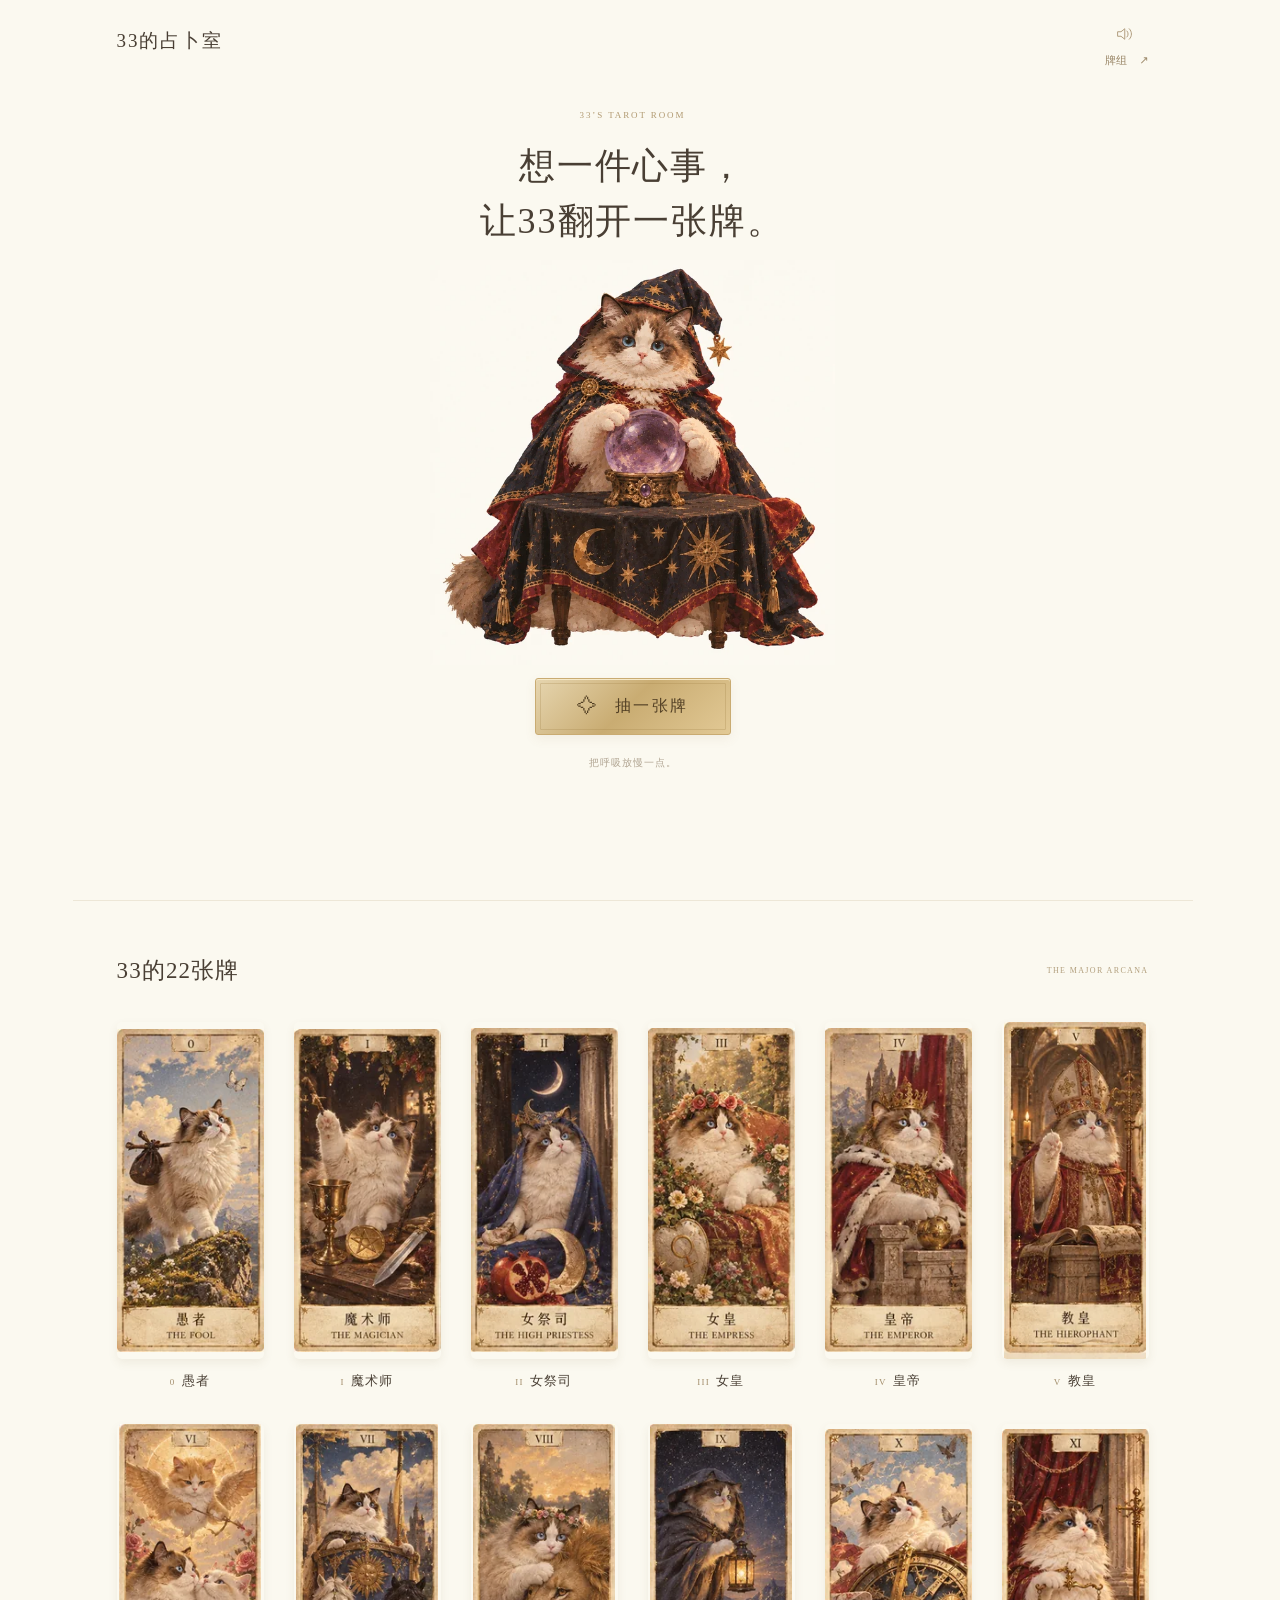
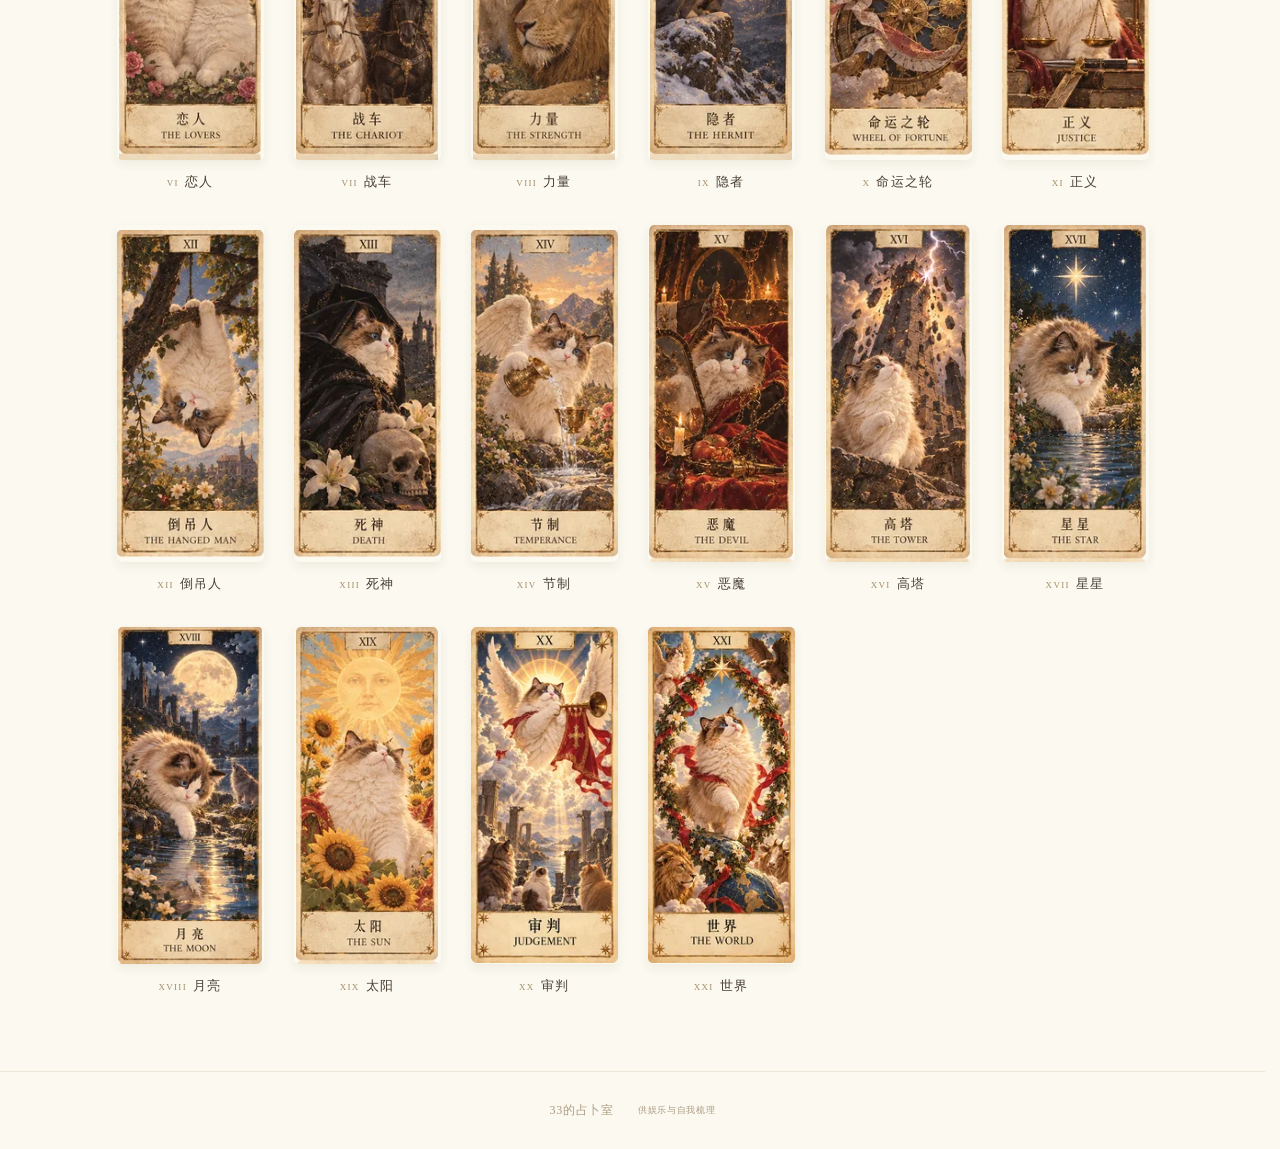
<file: index.html>
<!doctype html>
<html lang="zh-CN">
<head>
  <meta charset="utf-8">
  <meta name="viewport" content="width=device-width, initial-scale=1">
  <meta name="theme-color" content="#fbf9f0">
  <meta name="description" content="33的占卜室。想一件心事，让33为你翻开一张牌。">
  <title>33的占卜室</title>
  <link rel="icon" href="favicon.svg" type="image/svg+xml">
  <link rel="stylesheet" href="style.css?v=3">
  <link rel="preload" href="assets/card-back-v3.svg" as="image" type="image/svg+xml">
  <script src="cards-data.js" defer></script>
  <script src="audio.js?v=3" defer></script>
  <script src="app.js?v=3" defer></script>
</head>
<body>
  <a class="skip-link" href="#main">跳到主要内容</a>
  <header class="site-header wrap"><a class="brand" href="#home">33的占卜室</a><div class="header-tools"><button type="button" id="sound-toggle" class="sound-toggle" aria-label="关闭音效" aria-pressed="true" title="音效已开启"><svg viewBox="0 0 24 24" aria-hidden="true"><path d="M4 9h4l5-4v14l-5-4H4Z"/><path class="sound-waves" d="M16 8c2 2 2 6 0 8m3-11c4 4 4 10 0 14"/><path class="sound-slash" d="m4 4 16 16"/></svg></button><a href="#collection" class="deck-link">牌组 <span aria-hidden="true">↗</span></a></div></header>
  <main id="main">
    <section id="home" class="hero" aria-labelledby="hero-title">
      <p class="eyebrow">33’S TAROT ROOM</p>
      <h1 id="hero-title">想一件心事，<br>让33翻开一张牌。</h1>
      <img class="hero-portrait" src="assets/hero/33-original-640.webp" srcset="assets/hero/33-original-400.webp 400w, assets/hero/33-original-640.webp 640w, assets/hero/33-original-960.webp 960w" sizes="(max-width:600px) 82vw, 405px" width="960" height="960" alt="你提供的33占卜师封面：33穿着星月斗篷，坐在水晶球后" fetchpriority="high" decoding="async">
      <button type="button" id="draw-main" class="gold-button"><span aria-hidden="true">✧</span><span>抽一张牌</span></button>
      <p class="hero-note">把呼吸放慢一点。</p>
    </section>
    <section id="collection" class="collection wrap" aria-labelledby="collection-title">
      <div class="collection-heading"><h2 id="collection-title">33的22张牌</h2><span>THE MAJOR ARCANA</span></div>
      <div id="card-grid" class="card-grid"></div>
    </section>
  </main>
  <footer class="site-footer"><span>33的占卜室</span><p>供娱乐与自我梳理</p></footer>

  <dialog id="reading-dialog" class="reading-dialog" aria-labelledby="drawing-title">
    <button type="button" class="dialog-close" id="close-dialog" aria-label="关闭解语">×</button>
    <div id="drawing-view" class="drawing-view" hidden>
      <p class="eyebrow">33’S TAROT ROOM</p>
      <h2 id="drawing-title">让33为你翻一张牌。</h2>
      <div id="card-stage" class="card-stage" aria-hidden="true">
        <div id="card-pile" class="card-pile"></div>
        <div id="chosen-card" class="chosen-card"><div id="card-flipper" class="card-flipper"><div class="card-face card-back"></div><div class="card-face card-front"><img id="reveal-image" alt=""></div></div></div>
      </div>
      <p id="drawing-status" class="drawing-status" role="status" aria-live="polite">牌正在慢慢展开。</p>
    </div>
    <div id="reading-view" class="reading-view" hidden>
      <div class="reading-image-column"><img id="reading-image" width="262" height="600" alt=""></div>
      <div id="reading-copy" class="reading-copy"><p id="reading-numeral" class="eyebrow"></p><h2 id="dialog-title" tabindex="-1"></h2><p id="reading-english" class="reading-english"></p><blockquote id="reading-message"></blockquote><p id="reading-interpretation" class="reading-interpretation"></p><button id="draw-again" class="gold-button" type="button">再抽一张 <span aria-hidden="true">↗</span></button></div>
    </div>
    <div id="reading-error" class="reading-error" hidden role="alert"><h2 id="error-title">这张牌还在路上。</h2><p>请再试一次。</p><button type="button" id="retry-reading" class="gold-button">重新加载</button></div>
  </dialog>
  <noscript><p class="noscript-note">请开启JavaScript，让33为你翻牌。</p></noscript>
</body>
</html>
</file>
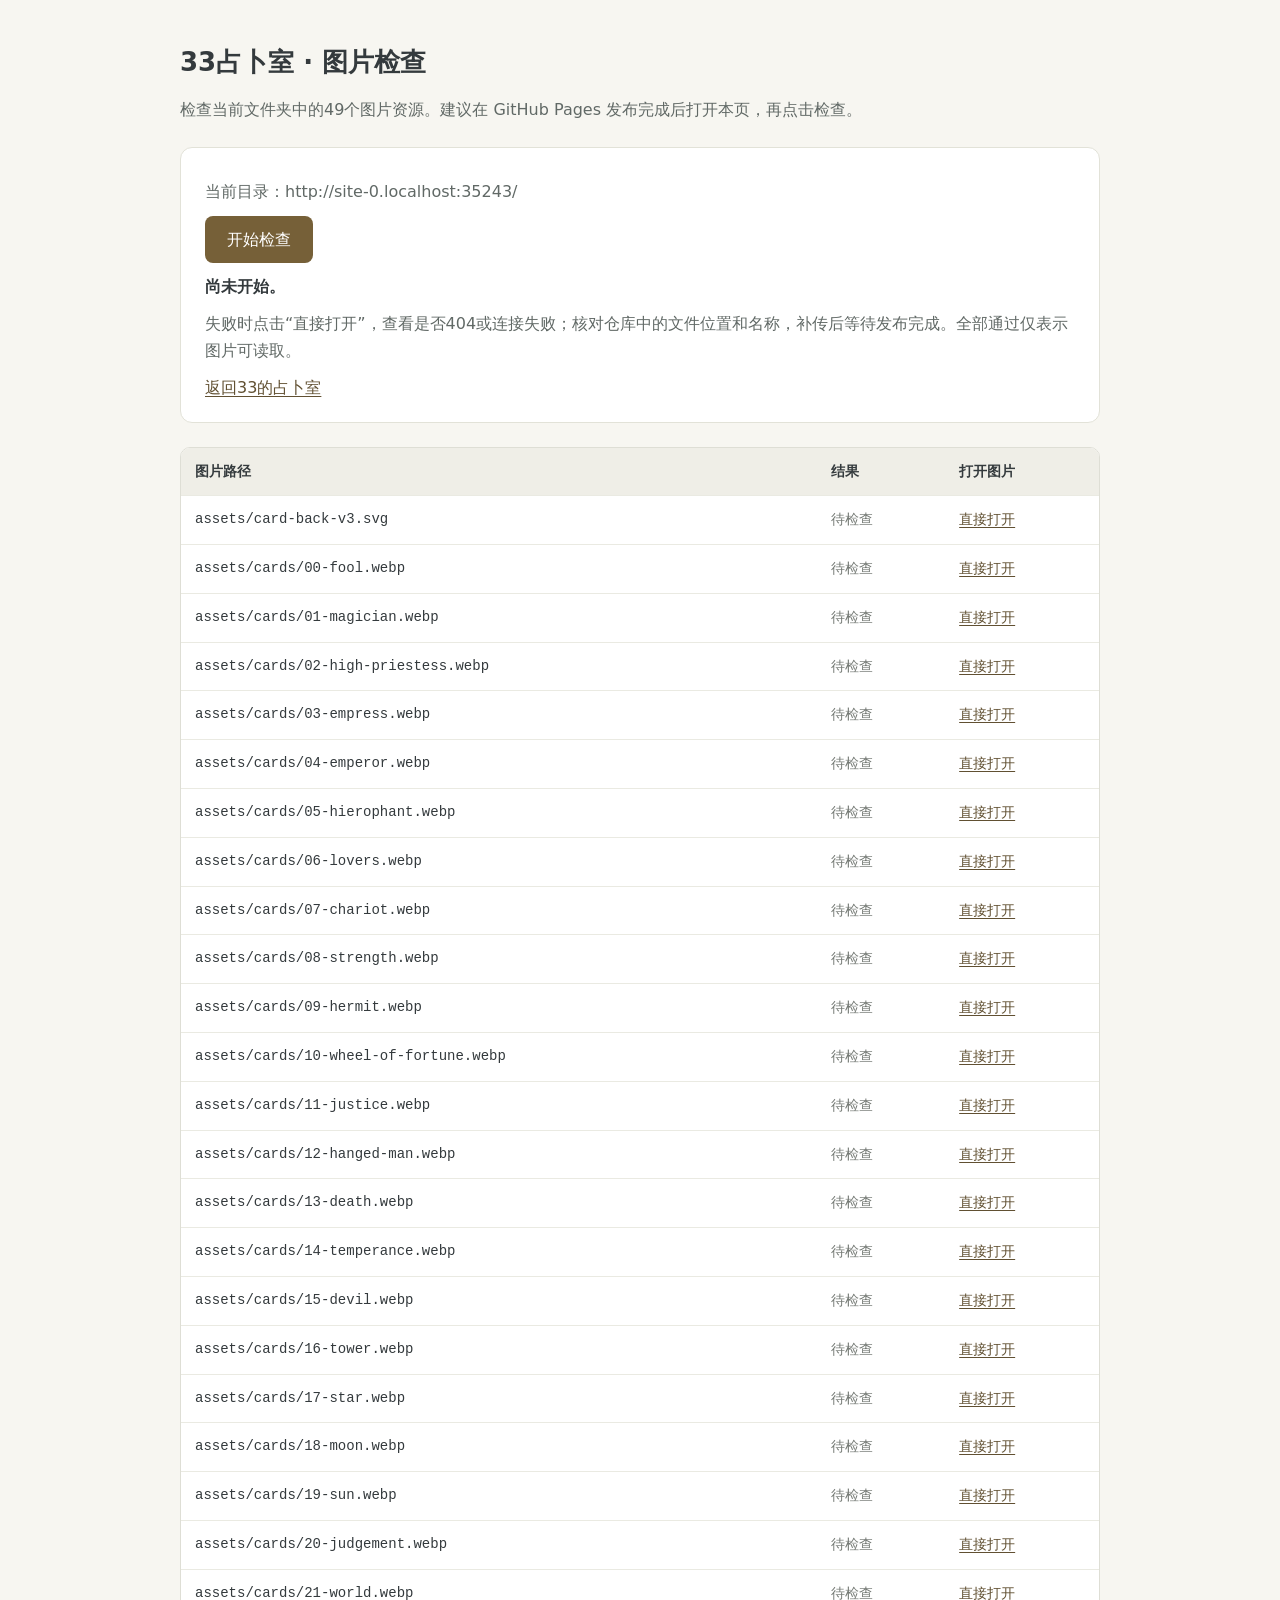
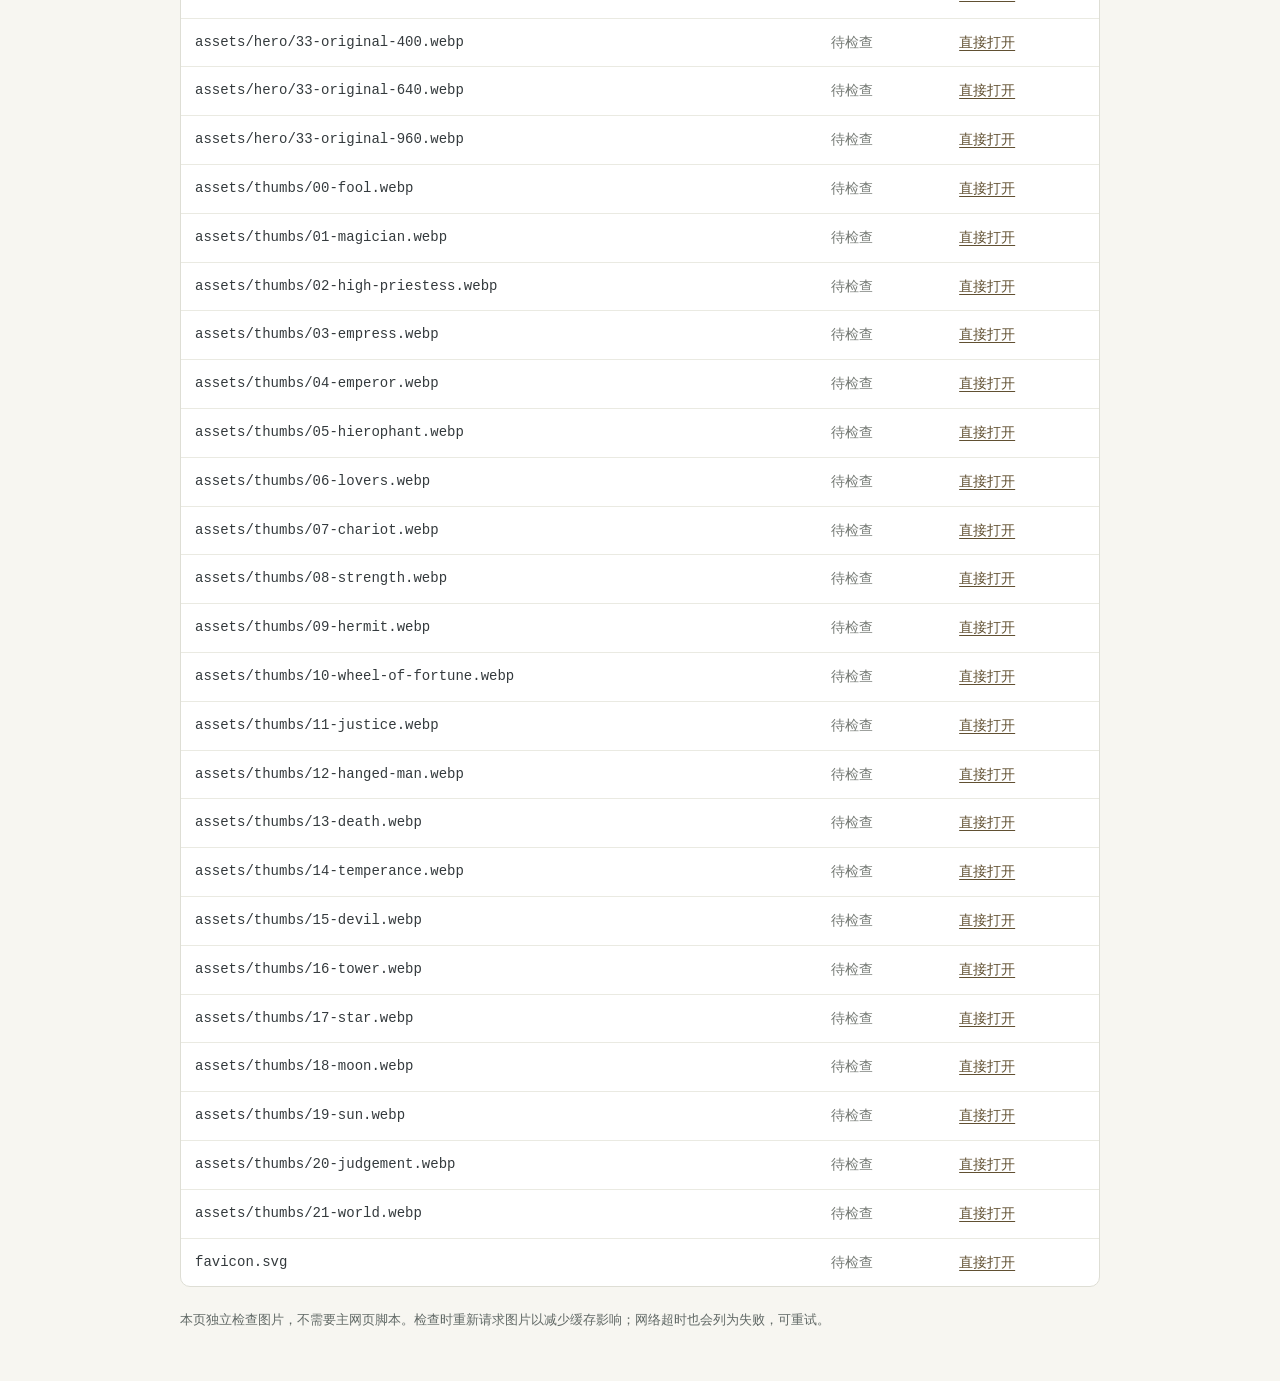
<file: check-images.html>
<!doctype html>
<html lang="zh-CN">
<head>
  <meta charset="utf-8">
  <meta name="viewport" content="width=device-width, initial-scale=1">
  <meta name="robots" content="noindex">
  <title>33占卜室 · 图片检查</title>
  <style>
    :root{color-scheme:light;font-family:system-ui,-apple-system,"Segoe UI","Microsoft YaHei",sans-serif;color:#343a3d;background:#f7f6f1;line-height:1.7}
    *{box-sizing:border-box}body{margin:0;padding:40px 20px}main{max-width:920px;margin:auto}h1{font-size:26px;margin:0 0 12px}p{color:#616966;margin:10px 0}button{font:inherit;background:#766038;color:#fff;border:0;border-radius:8px;padding:10px 22px;cursor:pointer}button:disabled{opacity:.55;cursor:wait}a{color:#615032;text-underline-offset:3px}a:focus-visible,button:focus-visible{outline:3px solid #b89c66;outline-offset:4px}
    .box{padding:20px 24px;background:#fff;border:1px solid #e2e2d8;border-radius:12px;margin:24px 0}.origin{overflow-wrap:anywhere}#summary{font-weight:600;color:#343a3d}.table-scroll{overflow-x:auto;background:#fff;border:1px solid #deded5;border-radius:10px}table{border-collapse:collapse;width:100%;font-size:14px}th,td{padding:12px 14px;text-align:left;vertical-align:top;border-bottom:1px solid #eaeae2}th{background:#efeee7;font-weight:600}.path{font-family:ui-monospace,Consolas,monospace;overflow-wrap:anywhere;min-width:250px}.state{white-space:nowrap}.ok{color:#25664c}.fail{color:#a13c32}.pending{color:#747974}tr:last-child td{border-bottom:0}small{display:block;font-family:system-ui,sans-serif;color:#757a76}.foot{font-size:13px;margin-top:22px}@media(max-width:560px){body{padding:26px 14px}.box{padding:16px}h1{font-size:23px}th,td{padding:10px}}
  </style>
</head>
<body>
  <main>
    <h1>33占卜室 · 图片检查</h1>
    <p>检查当前文件夹中的49个图片资源。建议在 GitHub Pages 发布完成后打开本页，再点击检查。</p>
    <div class="box">
      <p class="origin">当前目录：<span id="base"></span></p>
      <button id="start" type="button">开始检查</button>
      <p id="summary" role="status" aria-live="polite">尚未开始。</p>
      <p>失败时点击“直接打开”，查看是否404或连接失败；核对仓库中的文件位置和名称，补传后等待发布完成。全部通过仅表示图片可读取。</p>
      <a href="index.html">返回33的占卜室</a>
    </div>
    <div class="table-scroll"><table>
      <thead><tr><th scope="col">图片路径</th><th scope="col">结果</th><th scope="col">打开图片</th></tr></thead>
      <tbody id="results"></tbody>
    </table></div>
    <p class="foot">本页独立检查图片，不需要主网页脚本。检查时重新请求图片以减少缓存影响；网络超时也会列为失败，可重试。</p>
  </main>
  <script>
    'use strict';
    const paths = [
      "assets/card-back-v3.svg",
      "assets/cards/00-fool.webp",
      "assets/cards/01-magician.webp",
      "assets/cards/02-high-priestess.webp",
      "assets/cards/03-empress.webp",
      "assets/cards/04-emperor.webp",
      "assets/cards/05-hierophant.webp",
      "assets/cards/06-lovers.webp",
      "assets/cards/07-chariot.webp",
      "assets/cards/08-strength.webp",
      "assets/cards/09-hermit.webp",
      "assets/cards/10-wheel-of-fortune.webp",
      "assets/cards/11-justice.webp",
      "assets/cards/12-hanged-man.webp",
      "assets/cards/13-death.webp",
      "assets/cards/14-temperance.webp",
      "assets/cards/15-devil.webp",
      "assets/cards/16-tower.webp",
      "assets/cards/17-star.webp",
      "assets/cards/18-moon.webp",
      "assets/cards/19-sun.webp",
      "assets/cards/20-judgement.webp",
      "assets/cards/21-world.webp",
      "assets/hero/33-original-400.webp",
      "assets/hero/33-original-640.webp",
      "assets/hero/33-original-960.webp",
      "assets/thumbs/00-fool.webp",
      "assets/thumbs/01-magician.webp",
      "assets/thumbs/02-high-priestess.webp",
      "assets/thumbs/03-empress.webp",
      "assets/thumbs/04-emperor.webp",
      "assets/thumbs/05-hierophant.webp",
      "assets/thumbs/06-lovers.webp",
      "assets/thumbs/07-chariot.webp",
      "assets/thumbs/08-strength.webp",
      "assets/thumbs/09-hermit.webp",
      "assets/thumbs/10-wheel-of-fortune.webp",
      "assets/thumbs/11-justice.webp",
      "assets/thumbs/12-hanged-man.webp",
      "assets/thumbs/13-death.webp",
      "assets/thumbs/14-temperance.webp",
      "assets/thumbs/15-devil.webp",
      "assets/thumbs/16-tower.webp",
      "assets/thumbs/17-star.webp",
      "assets/thumbs/18-moon.webp",
      "assets/thumbs/19-sun.webp",
      "assets/thumbs/20-judgement.webp",
      "assets/thumbs/21-world.webp",
      "favicon.svg"
];
    const base = new URL('./', location.href);
    const startButton = document.getElementById('start');
    const summary = document.getElementById('summary');
    const body = document.getElementById('results');
    document.getElementById('base').textContent = base.href;
    const cells = paths.map(path => {
      const row = document.createElement('tr');
      const pathCell = document.createElement('td');
      pathCell.className = 'path'; pathCell.textContent = path;
      const state = document.createElement('td');
      state.className = 'state pending'; state.textContent = '待检查';
      const action = document.createElement('td');
      const link = document.createElement('a');
      link.href = new URL(path, base).href;
      link.target = '_blank'; link.rel = 'noopener'; link.textContent = '直接打开';
      link.setAttribute('aria-label', '直接打开 ' + path);
      action.append(link); row.append(pathCell, state, action); body.append(row);
      return state;
    });
    function probe(path, stamp) {
      return new Promise(resolve => {
        const picture = new Image();
        let settled = false;
        let timer;
        const finish = (ok, detail) => {
          if (settled) return;
          settled = true; clearTimeout(timer);
          picture.onload = null; picture.onerror = null;
          if (!ok) picture.src = '';
          resolve({ok, detail});
        };
        picture.onload = () => finish(true, `${picture.naturalWidth} × ${picture.naturalHeight}`);
        picture.onerror = () => finish(false, '无法读取：请直接打开核对');
        timer = setTimeout(() => finish(false, '超时：请重试或直接打开'), 12000);
        const url = new URL(path, base);
        if (url.protocol === 'https:' || url.protocol === 'http:') url.searchParams.set('image-check', stamp);
        picture.src = url.href;
      });
    }
    startButton.addEventListener('click', async () => {
      if (startButton.disabled) return;
      startButton.disabled = true;
      let next = 0, complete = 0, passed = 0;
      const stamp = String(Date.now());
      cells.forEach(cell => { cell.className = 'state pending'; cell.textContent = '等待检查'; });
      summary.textContent = `已检查 0 / ${paths.length}`;
      const worker = async () => {
        while (next < paths.length) {
          const index = next++;
          cells[index].textContent = '检查中…';
          const result = await probe(paths[index], stamp);
          cells[index].className = 'state ' + (result.ok ? 'ok' : 'fail');
          cells[index].textContent = result.ok ? '通过' : '失败';
          const detail = document.createElement('small');
          detail.textContent = result.detail; cells[index].append(detail);
          complete++; if (result.ok) passed++;
          summary.textContent = `已检查 ${complete} / ${paths.length} · 通过 ${passed} · 失败 ${complete - passed}`;
        }
      };
      try {
        await Promise.all(Array.from({length:4}, worker));
        summary.textContent = passed === paths.length
          ? `${paths.length} 个图片资源全部通过。可以回首页检查显示效果。`
          : `检查完成：通过 ${passed}，失败 ${paths.length - passed}。请核对失败项对应的文件和目录。`;
      } catch {
        summary.textContent = '检查中断，请刷新本页后重试。';
      } finally {
        startButton.disabled = false; startButton.textContent = '重新检查';
      }
    });
  </script>
</body>
</html>
</file>
<file: style.css>
@charset "UTF-8";
:root{--paper:#fbf9f0;--ink:#493f34;--muted:#9b9080;--gold:#b08e53;--line:#aa92602c;--serif:'Songti SC','STSong','SimSun',serif;--sans:'PingFang SC','Microsoft YaHei',system-ui,sans-serif}
*{box-sizing:border-box}html{scroll-behavior:smooth;scrollbar-gutter:stable;scroll-padding-top:25px}body{margin:0;background:var(--paper);color:var(--ink);font-family:var(--sans);-webkit-font-smoothing:antialiased}h1,h2,p{margin:0}button,a,input{-webkit-tap-highlight-color:transparent}button{font:inherit;cursor:pointer}button:disabled{cursor:wait;opacity:.6}button:focus-visible,a:focus-visible{outline:2px solid #ac8a4e;outline-offset:7px}a{color:inherit;text-decoration:none}img{display:block;max-width:100%}[hidden]{display:none!important}::selection{background:#ccb87a4d}.wrap{width:min(1120px,100%);padding-inline:44px;margin-inline:auto}.skip-link{position:fixed;z-index:20;top:12px;left:12px;transform:translateY(-180%);padding:12px;background:var(--paper);border:1px solid var(--gold)}.skip-link:focus{transform:translateY(0)}
.site-header{height:82px;display:flex;align-items:center;justify-content:space-between}.brand{font:19px var(--serif);letter-spacing:.1em}.deck-link{font-size:11px;color:#9b8869;display:flex;gap:12px;align-items:center}.deck-link:hover{color:#735d37}.hero{text-align:center;display:flex;flex-direction:column;align-items:center;padding:27px 24px 70px;min-height:calc(100svh - 82px)}.eyebrow{font:9px/1.5 Georgia,serif;letter-spacing:.21em;color:#b19a71}.hero h1{font:36px/1.55 var(--serif);letter-spacing:.055em;font-weight:400;margin:16px 0 10px}.hero-portrait{width:405px;height:auto;max-width:min(82vw,450px);margin:0 0 13px;opacity:1;filter:none;mix-blend-mode:normal}.gold-button{position:relative;isolation:isolate;overflow:hidden;border:1px solid #c9ab72;border-radius:3px;min-height:54px;min-width:196px;display:inline-flex;align-items:center;justify-content:center;gap:16px;padding:16px 28px;color:#534025;background:linear-gradient(135deg,#e6d5af,#c9ac72 48%,#e2c995);box-shadow:inset 0 1px #f6e9c8,0 4px 12px #8e734b15;font:16px var(--serif);letter-spacing:.13em;transition:transform .25s,box-shadow .25s}.gold-button:before{content:'';position:absolute;inset:4px;border:1px solid #9c7b4140;border-radius:1px;pointer-events:none}.gold-button:after{content:'';position:absolute;top:-30%;left:-60%;width:35%;height:160%;background:linear-gradient(90deg,transparent,#fff7db75,transparent);transform:skewX(-22deg);transition:left .7s cubic-bezier(.2,.7,.2,1);pointer-events:none}.gold-button:hover{transform:translateY(-2px);box-shadow:inset 0 1px #f6e9c8,0 8px 18px #8e734b22}.gold-button:hover:after{left:135%}.gold-button:active{transform:translateY(0)}.gold-button>span:first-child{font-size:20px}.hero-note{font-size:10px;letter-spacing:.1em;color:#b0a491;margin-top:21px}
.collection{padding-block:54px 76px;border-top:1px solid var(--line)}.collection-heading{display:flex;align-items:center;justify-content:space-between;margin-bottom:36px;gap:20px}.collection-heading h2{font:23px var(--serif);font-weight:400;letter-spacing:.05em}.collection-heading>span{font:8px Georgia,serif;letter-spacing:.17em;color:#b29f7d}.card-grid{display:grid;grid-template-columns:repeat(6,minmax(0,1fr));gap:34px 30px}.gallery-card{padding:0;background:none;border:0;text-align:center;color:var(--ink);min-width:0;transition:transform .4s cubic-bezier(.2,.8,.2,1)}.gallery-card:hover{transform:translateY(-6px)}.gallery-image{display:flex;justify-content:center;align-items:center;aspect-ratio:1/2.29;margin-bottom:13px}.gallery-image img{width:100%;height:100%;object-fit:contain;border-radius:5px;box-shadow:0 4px 10px #6f593d16;transition:box-shadow .4s}.gallery-card:hover img{box-shadow:0 10px 20px #6f593d22}.gallery-name{display:block;font:13px var(--serif);letter-spacing:.1em}.gallery-number{font:9px Georgia,serif;color:#a48f6d;margin-right:6px}.site-footer{display:flex;justify-content:center;align-items:center;gap:24px;border-top:1px solid var(--line);padding:30px 24px;color:#ac9c84;font-size:9px;letter-spacing:.08em}.site-footer>span{font-family:var(--serif);font-size:12px}
.dialog-open{overflow:hidden}.reading-dialog{width:min(880px,calc(100% - 40px));max-height:calc(100svh - 40px);padding:0;margin:auto;overflow:auto;overscroll-behavior:contain;border:1px solid #d8cdb7;border-radius:7px;background:var(--paper);color:var(--ink);box-shadow:0 20px 100px #32261c3b}.reading-dialog::backdrop{background:#3a312980;backdrop-filter:blur(9px)}.dialog-close{position:absolute;z-index:20;right:15px;top:11px;width:34px;height:34px;border:0;background:none;color:#a1937e;font:28px/1 Georgia,serif}.dialog-close:hover{color:#65523a}.drawing-view{padding:48px 16px 25px;text-align:center;min-height:620px;overflow:hidden}.drawing-view h2{font:25px/1.5 var(--serif);font-weight:400;margin-top:16px;letter-spacing:.05em}.card-stage{height:407px;position:relative;width:100%;margin:12px auto 3px;perspective:1400px;isolation:isolate}.card-pile{position:absolute;inset:0;perspective:1400px}.pile-card,.chosen-card{position:absolute;left:50%;top:27px;width:154px;height:353px;margin-left:-77px;transform-origin:50% 78%;border-radius:6px;will-change:transform,opacity}.pile-card{opacity:0;box-shadow:0 4px 15px #614a2c22}.chosen-card{display:none;z-index:30;perspective:1200px}.card-flipper{position:relative;width:100%;height:100%;transform-style:preserve-3d;will-change:transform}.card-face{position:absolute;inset:0;backface-visibility:hidden;-webkit-backface-visibility:hidden;border-radius:6px}.card-back{display:flex;flex-direction:column;align-items:center;justify-content:center;gap:10px;background:#4b5149;border:1px solid #c5ad7b;color:#d2bb8c}.card-back:before{content:'';position:absolute;inset:7px;border:1px solid #c5ad7b80;border-radius:3px}.card-back:after{content:'';position:absolute;inset:45px 20px;border:1px solid #c5ad7b50;border-radius:50%}.card-back>span{font:38px Georgia,serif}.card-back>b{font:italic 55px/1.5 Georgia,serif;font-weight:400}.card-front{transform:rotateY(180deg);background:#f0e5d0;overflow:hidden}.card-front img{width:100%;height:100%;object-fit:contain;border-radius:6px}.drawing-status{font-size:11px;letter-spacing:.08em;color:#a49275;min-height:22px}
.reading-view{display:grid;grid-template-columns:.9fr 1.1fr;padding:63px 45px 54px;gap:47px;min-height:600px;align-items:center}.reading-image-column{display:flex;align-items:center;justify-content:center;perspective:1200px;min-width:0}.reading-image-column img{max-height:478px;height:auto;width:auto;max-width:100%;object-fit:contain;border-radius:6px;box-shadow:0 8px 24px #6f593d25;transform-origin:center}.reading-copy{min-width:0}.reading-copy h2{font:34px/1.4 var(--serif);font-weight:400;margin:13px 0 7px;letter-spacing:.08em}.reading-copy h2:focus{outline:0}.reading-english{font:9px Georgia,serif;letter-spacing:.17em;color:#a18b67}.reading-copy blockquote{font:20px/1.95 var(--serif);margin:28px 0 20px;letter-spacing:.02em}.reading-interpretation{font-size:12px;line-height:2;color:#8d806b;padding-top:20px;border-top:1px solid var(--line)}.reading-copy .gold-button{margin-top:29px;min-width:157px;min-height:48px;font-size:13px;padding:13px 20px;gap:22px}.reading-copy .gold-button>span{font:15px Georgia,serif}.reading-error{text-align:center;min-height:420px;padding:108px 25px 60px}.reading-error h2{font:27px var(--serif);font-weight:400}.reading-error>p{font-size:12px;color:#a08d70;margin:19px 0 27px}.reading-error .gold-button{font-size:14px;min-width:160px}.noscript-note{text-align:center;padding:20px;font-size:13px}
@media(min-height:950px) and (min-width:601px){.hero{justify-content:center;padding-top:0;padding-bottom:70px}.hero-portrait{width:435px}.hero h1{font-size:39px}}
@media(max-width:950px){.wrap{padding-inline:32px}.card-grid{grid-template-columns:repeat(5,minmax(0,1fr));gap:30px 24px}.reading-view{padding-inline:35px;gap:35px}.reading-copy blockquote{font-size:18px}.reading-copy h2{font-size:30px}}
@media(max-width:700px){.card-grid{grid-template-columns:repeat(4,minmax(0,1fr));gap:27px 22px}.reading-view{gap:28px;padding-inline:28px}.reading-copy blockquote{font-size:17px}.reading-copy h2{font-size:28px}}
@media(max-width:600px){.wrap{padding-inline:24px}.site-header{height:69px}.brand{font-size:17px}.deck-link{font-size:10px}.hero{padding:24px 20px 48px;min-height:calc(100svh - 69px);justify-content:center}.hero>.eyebrow{font-size:8px}.hero h1{font-size:29px;line-height:1.6;margin:13px 0 8px}.hero-portrait{width:330px;max-width:86vw;margin-bottom:14px}.hero .gold-button{min-width:190px;min-height:52px;font-size:15px}.hero-note{font-size:9px;margin-top:18px}.collection{padding-block:40px 52px}.collection-heading{margin-bottom:27px}.collection-heading h2{font-size:21px}.collection-heading>span{font-size:6px}.card-grid{grid-template-columns:repeat(3,minmax(0,1fr));gap:26px 17px}.gallery-name{font-size:12px}.gallery-number{font-size:8px}.reading-dialog{width:calc(100% - 24px);max-height:calc(100svh - 24px)}.drawing-view{padding:50px 8px 25px;min-height:565px}.drawing-view>.eyebrow{font-size:8px}.drawing-view h2{font-size:23px}.card-stage{height:362px;margin-top:16px}.pile-card,.chosen-card{top:25px;width:134px;height:307px;margin-left:-67px}.card-back>b{font-size:48px}.card-back>span{font-size:33px}.drawing-status{font-size:10px}.reading-view{grid-template-columns:1fr;padding:39px 27px 32px;gap:28px;min-height:0}.reading-image-column img{max-height:330px;max-width:165px}.reading-copy{text-align:center}.reading-copy h2{font-size:29px;margin-top:10px}.reading-copy>.eyebrow{font-size:8px}.reading-english{font-size:8px}.reading-copy blockquote{font-size:18px;line-height:1.9;margin-block:23px 18px}.reading-interpretation{font-size:12px;text-align:left;padding-top:17px}.reading-copy .gold-button{margin-top:24px}.site-footer{padding-block:25px;font-size:8px;gap:20px}}
@media(max-width:370px){.wrap{padding-inline:20px}.hero{padding-top:18px}.hero h1{font-size:27px}.hero-portrait{width:290px}.card-grid{gap:24px 13px}.gallery-name{font-size:11px}.drawing-view h2{font-size:21px}}
@media(prefers-reduced-motion:reduce){html{scroll-behavior:auto}*,*:before,*:after{animation:none!important;transition:none!important}}
+.header-tools{display:flex;align-items:center;gap:18px}.sound-toggle{width:38px;height:38px;display:grid;place-items:center;padding:9px;border:0;border-radius:50%;background:none;color:#aa9573;transition:background .2s,color .2s}.sound-toggle:hover{background:#b5a17414;color:#7c6948}.sound-toggle svg{width:18px;height:18px;fill:none;stroke:currentColor;stroke-width:1.2;stroke-linecap:round;stroke-linejoin:round}.sound-toggle .sound-slash{display:none}.sound-toggle[aria-pressed="false"] .sound-waves{display:none}.sound-toggle[aria-pressed="false"] .sound-slash{display:block}.card-back{background:#343b45 url('assets/card-back-v3.svg') center/100% 100% no-repeat;border:0;overflow:hidden}.card-back:before,.card-back:after{content:none}.chosen-card .card-back{box-shadow:0 5px 18px #4c3e2926}@media(max-width:600px){.header-tools{gap:12px}.sound-toggle{width:36px;height:36px;padding:9px}}
</file>
